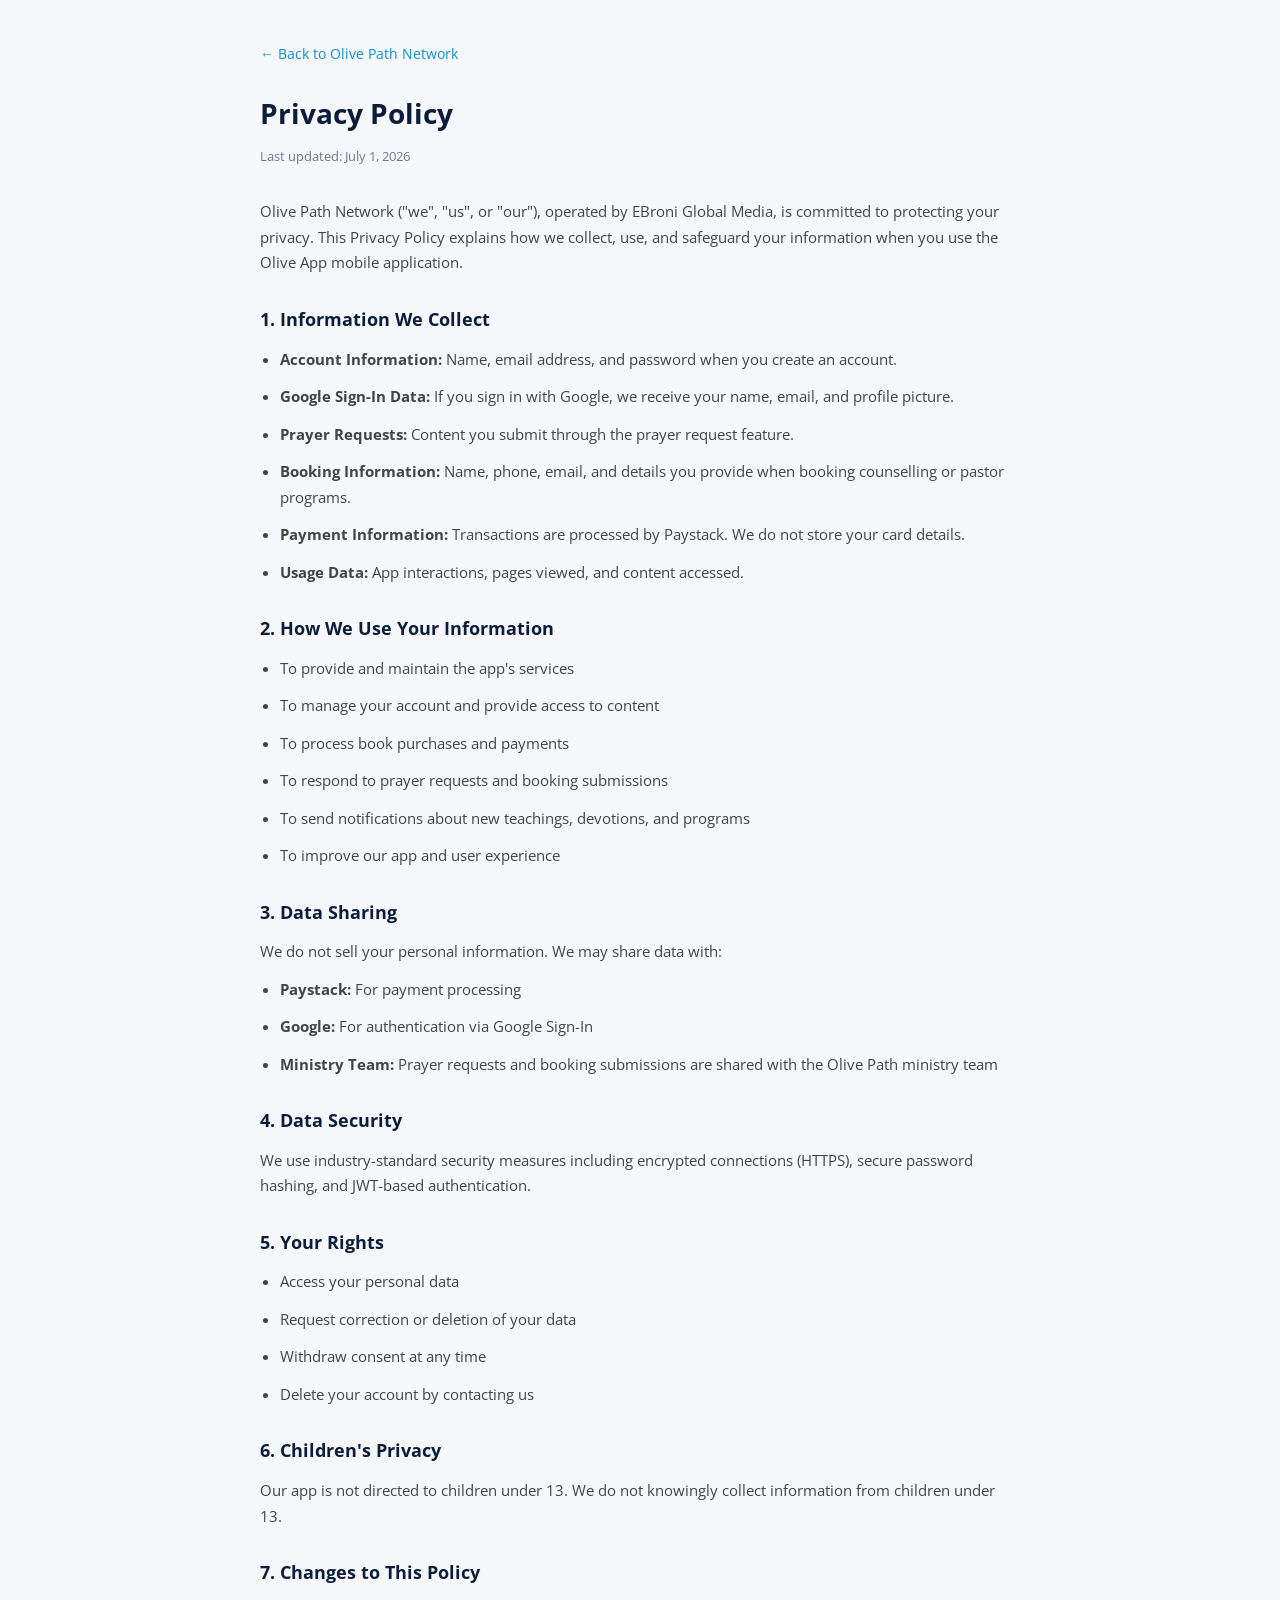
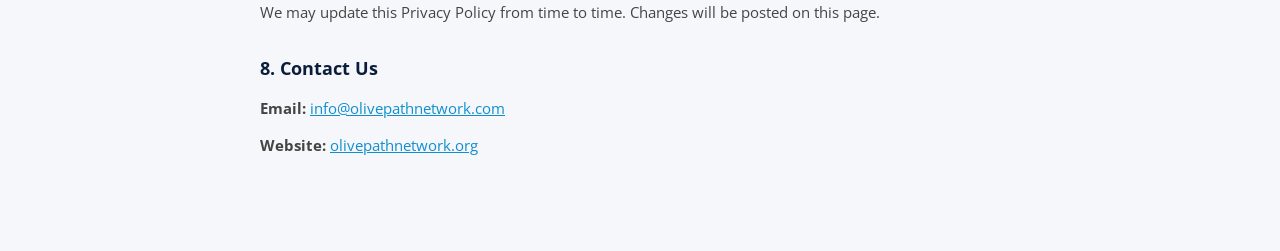
<file: privacy.html>
<!DOCTYPE html>
<html lang="en">
<head>
  <title>Privacy Policy — Olive Path Network</title>
  <meta charset="utf-8">
  <meta name="viewport" content="width=device-width, initial-scale=1, shrink-to-fit=no">
  <link href="https://fonts.googleapis.com/css?family=Open+Sans:300,400,600,700&display=swap" rel="stylesheet">
  <link rel="icon" href="images/favocon.png">
  <style>
    * { margin: 0; padding: 0; box-sizing: border-box; }
    body { font-family: 'Open Sans', sans-serif; color: #1C2536; line-height: 1.7; background: #F5F7FA; }
    .container { max-width: 800px; margin: 0 auto; padding: 40px 20px 80px; }
    h1 { font-size: 28px; font-weight: 700; margin-bottom: 8px; color: #0B1D3A; }
    .date { font-size: 13px; color: #6B7A8D; margin-bottom: 32px; }
    h2 { font-size: 18px; font-weight: 700; margin: 28px 0 12px; color: #0B1D3A; }
    p, li { font-size: 15px; color: #444; margin-bottom: 12px; }
    ul { padding-left: 20px; }
    a { color: #0F8FCF; }
    .back { display: inline-block; margin-bottom: 24px; font-size: 14px; color: #0F8FCF; text-decoration: none; }
  </style>
</head>
<body>
  <div class="container">
    <a href="/" class="back">← Back to Olive Path Network</a>
    <h1>Privacy Policy</h1>
    <p class="date">Last updated: July 1, 2026</p>

    <p>Olive Path Network ("we", "us", or "our"), operated by EBroni Global Media, is committed to protecting your privacy. This Privacy Policy explains how we collect, use, and safeguard your information when you use the Olive App mobile application.</p>

    <h2>1. Information We Collect</h2>
    <ul>
      <li><strong>Account Information:</strong> Name, email address, and password when you create an account.</li>
      <li><strong>Google Sign-In Data:</strong> If you sign in with Google, we receive your name, email, and profile picture.</li>
      <li><strong>Prayer Requests:</strong> Content you submit through the prayer request feature.</li>
      <li><strong>Booking Information:</strong> Name, phone, email, and details you provide when booking counselling or pastor programs.</li>
      <li><strong>Payment Information:</strong> Transactions are processed by Paystack. We do not store your card details.</li>
      <li><strong>Usage Data:</strong> App interactions, pages viewed, and content accessed.</li>
    </ul>

    <h2>2. How We Use Your Information</h2>
    <ul>
      <li>To provide and maintain the app's services</li>
      <li>To manage your account and provide access to content</li>
      <li>To process book purchases and payments</li>
      <li>To respond to prayer requests and booking submissions</li>
      <li>To send notifications about new teachings, devotions, and programs</li>
      <li>To improve our app and user experience</li>
    </ul>

    <h2>3. Data Sharing</h2>
    <p>We do not sell your personal information. We may share data with:</p>
    <ul>
      <li><strong>Paystack:</strong> For payment processing</li>
      <li><strong>Google:</strong> For authentication via Google Sign-In</li>
      <li><strong>Ministry Team:</strong> Prayer requests and booking submissions are shared with the Olive Path ministry team</li>
    </ul>

    <h2>4. Data Security</h2>
    <p>We use industry-standard security measures including encrypted connections (HTTPS), secure password hashing, and JWT-based authentication.</p>

    <h2>5. Your Rights</h2>
    <ul>
      <li>Access your personal data</li>
      <li>Request correction or deletion of your data</li>
      <li>Withdraw consent at any time</li>
      <li>Delete your account by contacting us</li>
    </ul>

    <h2>6. Children's Privacy</h2>
    <p>Our app is not directed to children under 13. We do not knowingly collect information from children under 13.</p>

    <h2>7. Changes to This Policy</h2>
    <p>We may update this Privacy Policy from time to time. Changes will be posted on this page.</p>

    <h2>8. Contact Us</h2>
    <p><strong>Email:</strong> <a href="mailto:info@olivepathnetwork.com">info@olivepathnetwork.com</a></p>
    <p><strong>Website:</strong> <a href="https://olivepathnetwork.org">olivepathnetwork.org</a></p>
  </div>
</body>
</html>
</file>
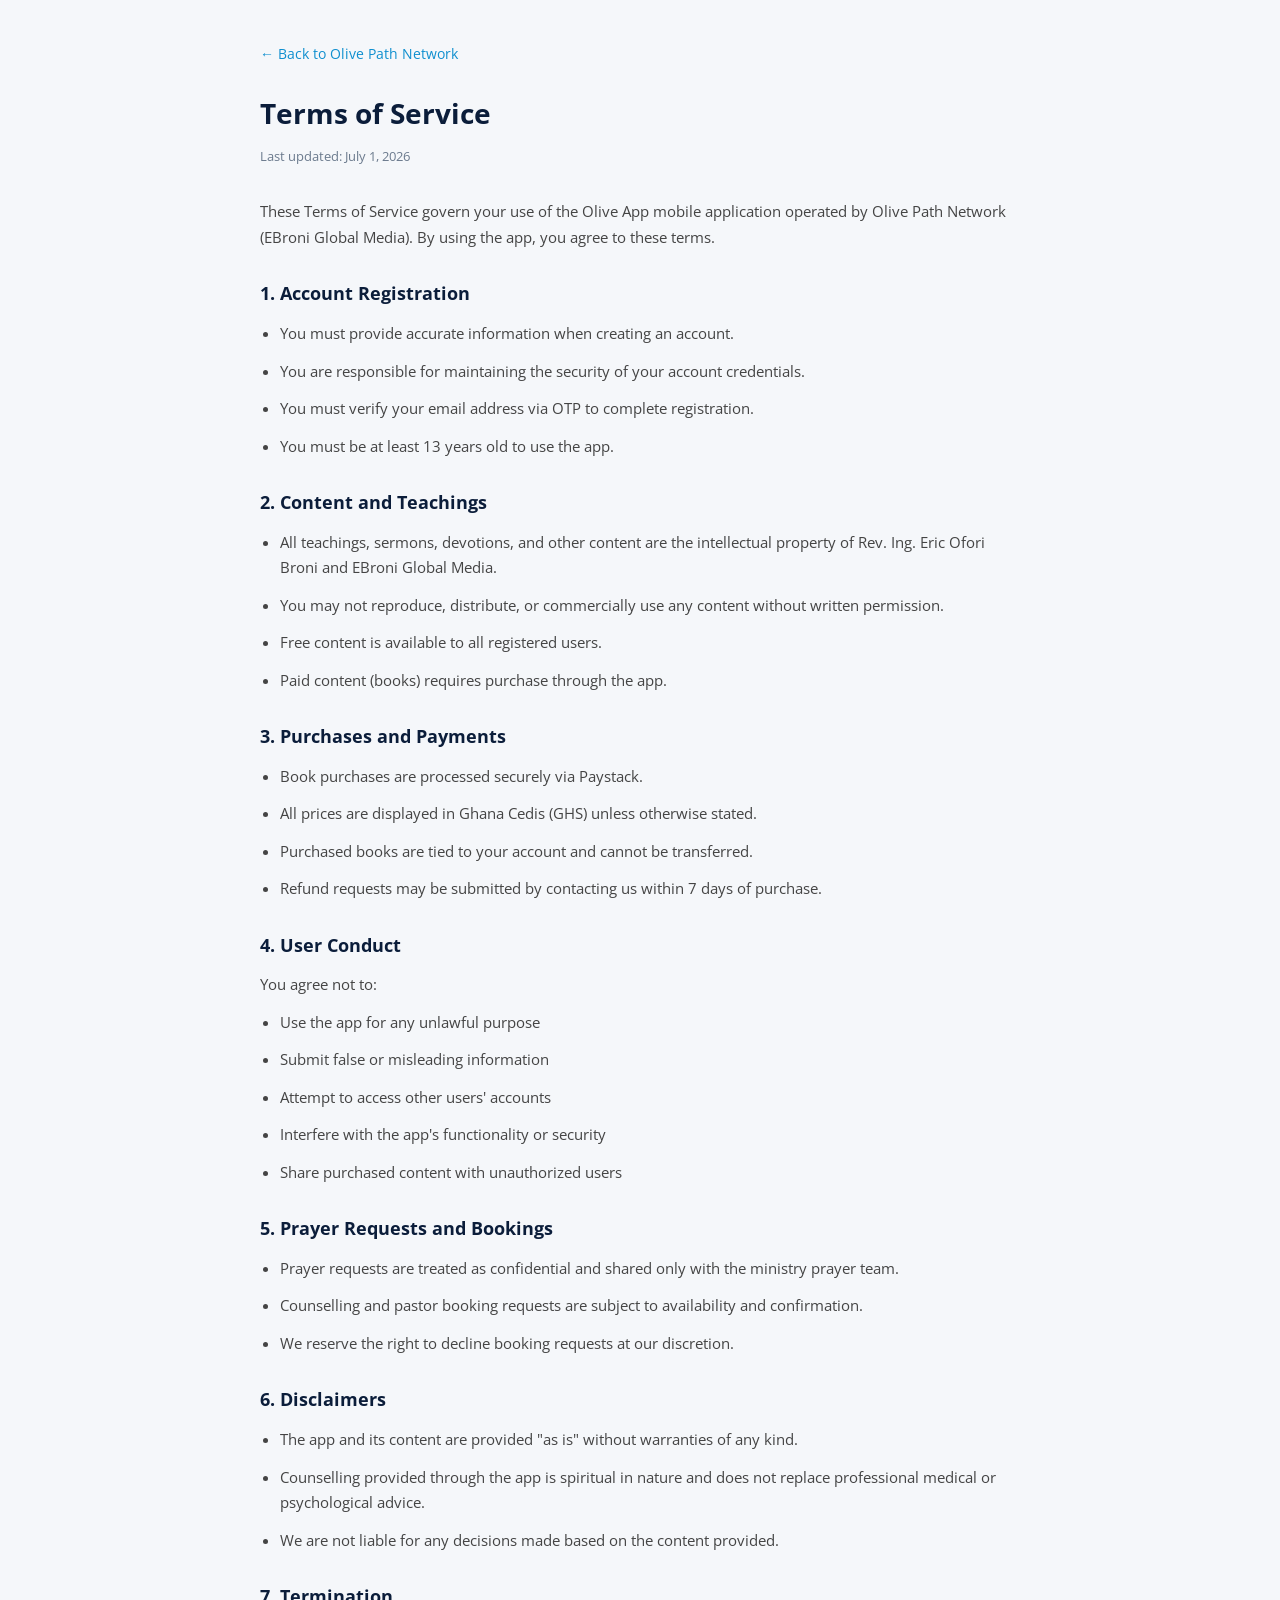
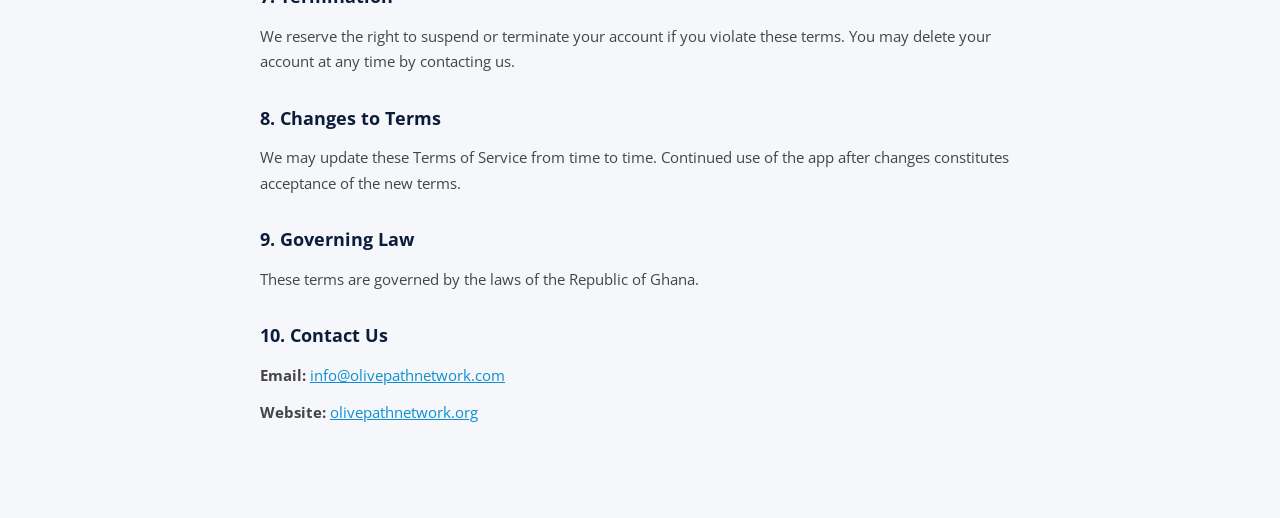
<file: terms.html>
<!DOCTYPE html>
<html lang="en">
<head>
  <title>Terms of Service — Olive Path Network</title>
  <meta charset="utf-8">
  <meta name="viewport" content="width=device-width, initial-scale=1, shrink-to-fit=no">
  <link href="https://fonts.googleapis.com/css?family=Open+Sans:300,400,600,700&display=swap" rel="stylesheet">
  <link rel="icon" href="images/favocon.png">
  <style>
    * { margin: 0; padding: 0; box-sizing: border-box; }
    body { font-family: 'Open Sans', sans-serif; color: #1C2536; line-height: 1.7; background: #F5F7FA; }
    .container { max-width: 800px; margin: 0 auto; padding: 40px 20px 80px; }
    h1 { font-size: 28px; font-weight: 700; margin-bottom: 8px; color: #0B1D3A; }
    .date { font-size: 13px; color: #6B7A8D; margin-bottom: 32px; }
    h2 { font-size: 18px; font-weight: 700; margin: 28px 0 12px; color: #0B1D3A; }
    p, li { font-size: 15px; color: #444; margin-bottom: 12px; }
    ul { padding-left: 20px; }
    a { color: #0F8FCF; }
    .back { display: inline-block; margin-bottom: 24px; font-size: 14px; color: #0F8FCF; text-decoration: none; }
  </style>
</head>
<body>
  <div class="container">
    <a href="/" class="back">← Back to Olive Path Network</a>
    <h1>Terms of Service</h1>
    <p class="date">Last updated: July 1, 2026</p>

    <p>These Terms of Service govern your use of the Olive App mobile application operated by Olive Path Network (EBroni Global Media). By using the app, you agree to these terms.</p>

    <h2>1. Account Registration</h2>
    <ul>
      <li>You must provide accurate information when creating an account.</li>
      <li>You are responsible for maintaining the security of your account credentials.</li>
      <li>You must verify your email address via OTP to complete registration.</li>
      <li>You must be at least 13 years old to use the app.</li>
    </ul>

    <h2>2. Content and Teachings</h2>
    <ul>
      <li>All teachings, sermons, devotions, and other content are the intellectual property of Rev. Ing. Eric Ofori Broni and EBroni Global Media.</li>
      <li>You may not reproduce, distribute, or commercially use any content without written permission.</li>
      <li>Free content is available to all registered users.</li>
      <li>Paid content (books) requires purchase through the app.</li>
    </ul>

    <h2>3. Purchases and Payments</h2>
    <ul>
      <li>Book purchases are processed securely via Paystack.</li>
      <li>All prices are displayed in Ghana Cedis (GHS) unless otherwise stated.</li>
      <li>Purchased books are tied to your account and cannot be transferred.</li>
      <li>Refund requests may be submitted by contacting us within 7 days of purchase.</li>
    </ul>

    <h2>4. User Conduct</h2>
    <p>You agree not to:</p>
    <ul>
      <li>Use the app for any unlawful purpose</li>
      <li>Submit false or misleading information</li>
      <li>Attempt to access other users' accounts</li>
      <li>Interfere with the app's functionality or security</li>
      <li>Share purchased content with unauthorized users</li>
    </ul>

    <h2>5. Prayer Requests and Bookings</h2>
    <ul>
      <li>Prayer requests are treated as confidential and shared only with the ministry prayer team.</li>
      <li>Counselling and pastor booking requests are subject to availability and confirmation.</li>
      <li>We reserve the right to decline booking requests at our discretion.</li>
    </ul>

    <h2>6. Disclaimers</h2>
    <ul>
      <li>The app and its content are provided "as is" without warranties of any kind.</li>
      <li>Counselling provided through the app is spiritual in nature and does not replace professional medical or psychological advice.</li>
      <li>We are not liable for any decisions made based on the content provided.</li>
    </ul>

    <h2>7. Termination</h2>
    <p>We reserve the right to suspend or terminate your account if you violate these terms. You may delete your account at any time by contacting us.</p>

    <h2>8. Changes to Terms</h2>
    <p>We may update these Terms of Service from time to time. Continued use of the app after changes constitutes acceptance of the new terms.</p>

    <h2>9. Governing Law</h2>
    <p>These terms are governed by the laws of the Republic of Ghana.</p>

    <h2>10. Contact Us</h2>
    <p><strong>Email:</strong> <a href="mailto:info@olivepathnetwork.com">info@olivepathnetwork.com</a></p>
    <p><strong>Website:</strong> <a href="https://olivepathnetwork.org">olivepathnetwork.org</a></p>
  </div>
</body>
</html>
</file>
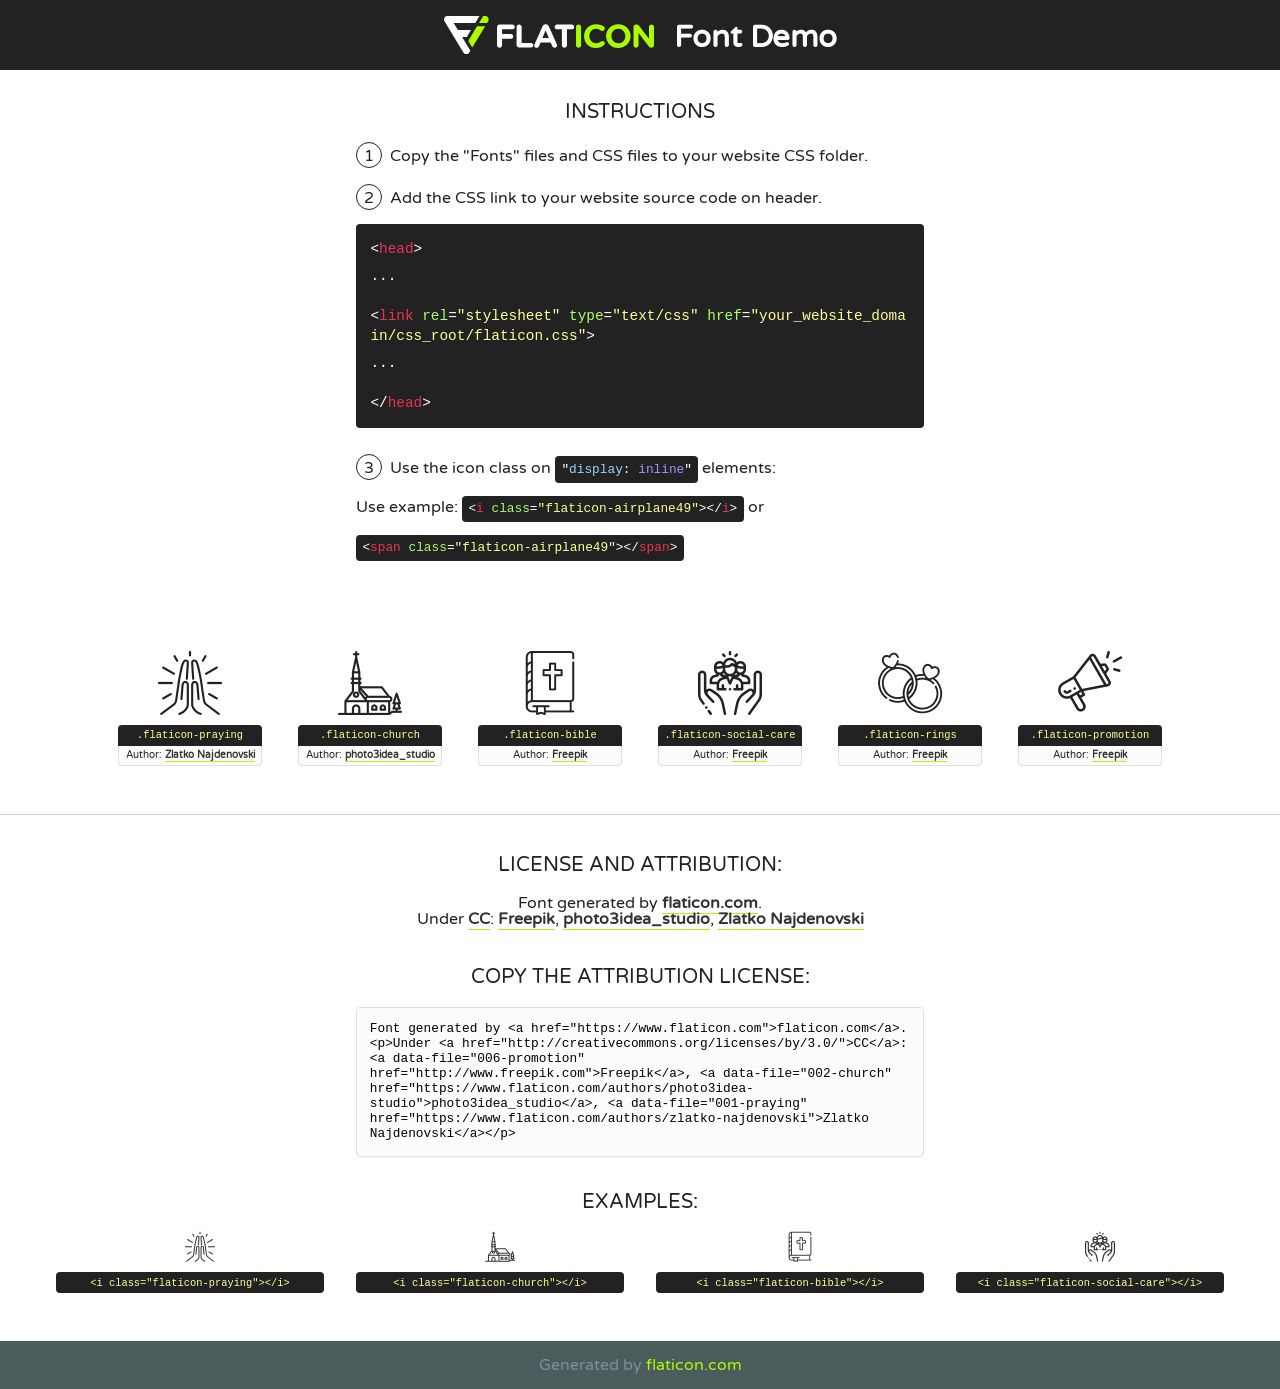
<file: fonts/flaticon/font/flaticon.html>
<!DOCTYPE html>
<!--
  Flaticon icon font: Flaticon
  Creation date: 17/01/2019 14:19
-->
<html>
<!DOCTYPE html>
<html>

<head>
    <title>Flaticon WebFont</title>
    <link href="http://fonts.googleapis.com/css?family=Varela+Round" rel="stylesheet" type="text/css" />
    <link rel="stylesheet" type="text/css" href="flaticon.css">
    <meta charset="UTF-8">
    <style>
    html, body, div, span, applet, object, iframe,
    h1, h2, h3, h4, h5, h6, p, blockquote, pre,
    a, abbr, acronym, address, big, cite, code,
    del, dfn, em, img, ins, kbd, q, s, samp,
    small, strike, strong, sub, sup, tt, var,
    b, u, i, center,
    dl, dt, dd, ol, ul, li,
    fieldset, form, label, legend,
    table, caption, tbody, tfoot, thead, tr, th, td,
    article, aside, canvas, details, embed, 
    figure, figcaption, footer, header, hgroup, 
    menu, nav, output, ruby, section, summary,
    time, mark, audio, video {
        margin: 0;
        padding: 0;
        border: 0;
        font-size: 100%;
        font: inherit;
        vertical-align: baseline;
    }
    /* HTML5 display-role reset for older browsers */
    article, aside, details, figcaption, figure, 
    footer, header, hgroup, menu, nav, section {
        display: block;
    }
    body {
        line-height: 1;
    }
    ol, ul {
        list-style: none;
    }
    blockquote, q {
        quotes: none;
    }
    blockquote:before, blockquote:after,
    q:before, q:after {
        content: '';
        content: none;
    }
    table {
        border-collapse: collapse;
        border-spacing: 0;
    }
    body {
        font-family: 'Varela Round', Helvetica, Arial, sans-serif;
        font-size: 16px;
        color: #222;
    }
    a {
        color: #333;
        border-bottom: 1px solid #a9fd00;
        font-weight: bold;
        text-decoration: none;
    }
    * {
        -moz-box-sizing: border-box;
        -webkit-box-sizing: border-box;
        box-sizing: border-box;
        margin: 0;
        padding: 0;
    }
    [class^="flaticon-"]:before, [class*=" flaticon-"]:before, [class^="flaticon-"]:after, [class*=" flaticon-"]:after {
        font-family: Flaticon;
        font-size: 30px;
        font-style: normal;
        margin-left: 20px;
        color: #333;
    }
    .wrapper {
        max-width: 600px;
        margin: auto;
        padding: 0 1em;
    }
    .title {
        font-size: 1.25em;
        text-align: center;
        margin-bottom: 1em;
        text-transform: uppercase;
    }
    header {
        text-align: center;
        background-color: #222;
        color: #fff;
        padding: 1em;
    }
    header .logo {
        width: 210px;
        height: 38px;
        display: inline-block;
        vertical-align: middle;
        margin-right: 1em;
        border: none;
    }
    header strong {
        font-size: 1.95em;
        font-weight: bold;
        vertical-align: middle;
        margin-top: 5px;
        display: inline-block;
    }
    .demo {
        margin: 2em auto;
        line-height: 1.25em;
    }
    .demo ul li {
        margin-bottom: 1em;
    }
    .demo ul li .num {
        color: #222;
        border-radius: 20px;
        display: inline-block;
        width: 26px;
        padding: 3px;
        height: 26px;
        text-align: center;
        margin-right: 0.5em;
        border: 1px solid #222;
    }
    .demo ul li code {
        background-color: #222;
        border-radius: 4px;
        padding: 0.25em 0.5em;
        display: inline-block;
        color: #fff;
        font-family: Consolas,Monaco,Lucida Console,Liberation Mono,DejaVu Sans Mono,Bitstream Vera Sans Mono,Courier New, monospace;
        font-weight: lighter;
        margin-top: 1em;
        font-size: 0.8em;
        word-break: break-all;
    }
    .demo ul li code.big {
        padding: 1em;
        font-size: 0.9em;
    }
    .demo ul li code .red {
        color: #EF3159;
    }
    .demo ul li code .green {
        color: #ACFF65;
    }
    .demo ul li code .yellow {
        color: #FFFF99;
    }
    .demo ul li code .blue {
        color: #99D3FF;
    }
    .demo ul li code .purple {
        color: #A295FF;
    }
    .demo ul li code .dots {
        margin-top: 0.5em;
        display: block;
    }
    #glyphs {
        border-bottom: 1px solid #ccc;
        padding: 2em 0;
        text-align: center;
    }
    .glyph {
        display: inline-block;
        width: 9em;
        margin: 1em;
        text-align: center;
        vertical-align: top;
        background: #FFF;
    }
    .glyph .glyph-icon {
        padding: 10px;
        display: block;
        font-family:"Flaticon";
        font-size: 64px;
        line-height: 1;
    }
    .glyph .glyph-icon:before {
        font-size: 64px;
        color: #222;
        margin-left: 0;
    }
    .class-name {
        font-size: 0.65em;
        background-color: #222;
        color: #fff;
        border-radius: 4px 4px 0 0;
        padding: 0.5em;
        color: #FFFF99;
        font-family: Consolas,Monaco,Lucida Console,Liberation Mono,DejaVu Sans Mono,Bitstream Vera Sans Mono,Courier New, monospace;
    }
    .author-name {
        font-size: 0.6em;
        background-color: #fcfcfd;
        border: 1px solid #DEDEE4;
        border-top: 0;
        border-radius: 0 0 4px 4px;
        padding: 0.5em;
    }
    .class-name:last-child {
        font-size: 10px;
        color:#888;
    }
    .class-name:last-child a {
        font-size: 10px;
        color:#555;
    }
    .class-name:last-child a:hover {
        color:#a9fd00;
    }
    .glyph > input {
        display: block;
        width: 100px;
        margin: 5px auto;
        text-align: center;
        font-size: 12px;
        cursor: text;
    }
    .glyph > input.icon-input {
        font-family:"Flaticon";
        font-size: 16px;
        margin-bottom: 10px;
    }
    .attribution .title {
        margin-top: 2em;
    }
    .attribution textarea {
        background-color: #fcfcfd;
        padding: 1em;
        border: none;
        box-shadow: none;
        border: 1px solid #DEDEE4;
        border-radius: 4px;
        resize: none;
        width: 100%;
        height: 150px;
        font-size: 0.8em;
        font-family: Consolas,Monaco,Lucida Console,Liberation Mono,DejaVu Sans Mono,Bitstream Vera Sans Mono,Courier New, monospace;
        -webkit-appearance: none;
    }
    .iconsuse {
        margin: 2em auto;
        text-align: center;
        max-width: 1200px;
    }
    .iconsuse:after {
        content: '';
        display: table;
        clear: both;
    }
    .iconsuse .image {
        float: left;
        width: 25%;
        padding: 0 1em;
    }
    .iconsuse .image p {
        margin-bottom: 1em;
    }
    .iconsuse .image span {
        display: block;
        font-size: 0.65em;
        background-color: #222;
        color: #fff;
        border-radius: 4px;
        padding: 0.5em;
        color: #FFFF99;
        margin-top: 1em;
        font-family: Consolas,Monaco,Lucida Console,Liberation Mono,DejaVu Sans Mono,Bitstream Vera Sans Mono,Courier New, monospace;
    }
    #footer {
        text-align: center;
        background-color: #4C5B5C;
        color: #7c9192;
        padding: 1em;
    }
    #footer a {
        border: none;
        color: #a9fd00;
        font-weight: normal;
    }
    @media (max-width: 960px) {
        .iconsuse .image {
            width: 50%;
        }
    }
    @media (max-width: 560px) {
        .iconsuse .image {
            width: 100%;
        }
    }
    </style>
</head>

<body class="characters-off">

    <header>
        <a href="https://www.flaticon.com" target="_blank" class="logo">
            <svg version="1.1" xmlns="http://www.w3.org/2000/svg" xmlns:xlink="http://www.w3.org/1999/xlink" xmlns:a="http://ns.adobe.com/AdobeSVGViewerExtensions/3.0/" viewBox="0 0 560.875 102.036" enable-background="new 0 0 560.875 102.036" xml:space="preserve">
                <defs>
                </defs>
                <g>
                    <g class="letters">
                        <path fill="#ffffff" d="M141.596,29.675c0-3.777,2.985-6.767,6.764-6.767h34.438c3.426,0,6.15,2.728,6.15,6.15
                        c0,3.43-2.724,6.149-6.15,6.149h-27.674v13.091h23.719c3.429,0,6.151,2.724,6.151,6.15c0,3.43-2.723,6.149-6.151,6.149h-23.719
                        v17.574c0,3.773-2.986,6.761-6.764,6.761c-3.779,0-6.764-2.989-6.764-6.761V29.675z"></path>
                        <path fill="#ffffff" d="M193.844,29.149c0-3.781,2.985-6.767,6.764-6.767c3.776,0,6.763,2.985,6.763,6.767v42.957h25.039
                        c3.426,0,6.149,2.726,6.149,6.153c0,3.425-2.723,6.15-6.149,6.15h-31.802c-3.779,0-6.764-2.986-6.764-6.768V29.149z"></path>
                        <path fill="#ffffff" d="M241.891,75.71l21.438-48.407c1.492-3.341,4.215-5.357,7.906-5.357h0.792
                        c3.686,0,6.323,2.017,7.815,5.357l21.439,48.407c0.436,0.967,0.701,1.845,0.701,2.723c0,3.602-2.809,6.501-6.414,6.501
                        c-3.161,0-5.269-1.845-6.499-4.655l-4.132-9.661h-27.059l-4.301,10.102c-1.144,2.631-3.426,4.214-6.237,4.214
                        c-3.517,0-6.24-2.81-6.24-6.325C241.1,77.64,241.451,76.677,241.891,75.71z M279.932,58.666l-8.521-20.297l-8.526,20.297H279.932
                        z"></path>
                        <path fill="#ffffff" d="M314.864,35.387H301.86c-3.429,0-6.239-2.813-6.239-6.238c0-3.429,2.811-6.24,6.239-6.24h39.533
                        c3.426,0,6.237,2.811,6.237,6.24c0,3.425-2.811,6.238-6.237,6.238h-13.001v42.785c0,3.773-2.99,6.761-6.764,6.761
                        c-3.779,0-6.764-2.989-6.764-6.761V35.387z"></path>
                        <path fill="#A9FD00" d="M352.615,29.149c0-3.781,2.985-6.767,6.767-6.767c3.774,0,6.761,2.985,6.761,6.767v49.024
                        c0,3.773-2.987,6.761-6.761,6.761c-3.781,0-6.767-2.989-6.767-6.761V29.149z"></path>
                        <path fill="#A9FD00" d="M374.132,53.836v-0.179c0-17.481,13.178-31.801,32.065-31.801c9.22,0,15.459,2.458,20.557,6.238
                        c1.402,1.054,2.637,2.985,2.637,5.357c0,3.692-2.985,6.59-6.681,6.59c-1.845,0-3.071-0.702-4.044-1.319
                        c-3.776-2.813-7.729-4.393-12.562-4.393c-10.364,0-17.831,8.611-17.831,19.154v0.173c0,10.542,7.291,19.329,17.831,19.329
                        c5.715,0,9.492-1.756,13.359-4.834c1.049-0.874,2.458-1.491,4.039-1.491c3.429,0,6.325,2.813,6.325,6.236
                        c0,2.106-1.056,3.78-2.282,4.834c-5.539,4.834-12.036,7.733-21.878,7.733C387.572,85.464,374.132,71.493,374.132,53.836z"></path>
                        <path fill="#A9FD00" d="M433.009,53.836v-0.179c0-17.481,13.79-31.801,32.766-31.801c18.981,0,32.592,14.143,32.592,31.628v0.173
                        c0,17.483-13.785,31.807-32.769,31.807C446.625,85.464,433.009,71.32,433.009,53.836z M484.224,53.836v-0.179
                        c0-10.539-7.725-19.326-18.626-19.326c-10.893,0-18.449,8.611-18.449,19.154v0.173c0,10.542,7.73,19.329,18.626,19.329
                        C476.676,72.986,484.224,64.378,484.224,53.836z"></path>
                        <path fill="#A9FD00" d="M506.233,29.321c0-3.774,2.99-6.763,6.767-6.763h1.401c3.252,0,5.183,1.583,7.029,3.953l26.093,34.265
                        V29.059c0-3.692,2.99-6.677,6.681-6.677c3.683,0,6.671,2.985,6.671,6.677v48.934c0,3.78-2.987,6.765-6.764,6.765h-0.436
                        c-3.257,0-5.188-1.581-7.034-3.953l-27.056-35.492v32.944c0,3.687-2.985,6.676-6.678,6.676c-3.683,0-6.673-2.989-6.673-6.676
                        V29.321z"></path>
                    </g>
                    <g class="insignia">
                        <path fill="#ffffff" d="M48.372,56.137h12.517l11.156-18.537H37.186L25.688,18.539h57.825L94.668,0H9.271
                        C5.925,0,2.842,1.801,1.198,4.716c-1.644,2.907-1.593,6.482,0.134,9.343l50.38,83.501c1.678,2.781,4.689,4.476,7.938,4.476
                        c3.246,0,6.257-1.695,7.935-4.476l2.898-4.804L48.372,56.137z"></path>
                        <g class="i">
                            <path fill="#A9FD00" d="M93.575,18.539h0.031v0.004l21.652,0.004l2.705-4.488c1.727-2.861,1.778-6.436,0.133-9.343
                            C116.454,1.801,113.371,0,110.026,0h-5.294L93.575,18.539z"></path>
                            <polygon fill="#A9FD00" points="88.291,27.356 64.725,66.486 75.519,84.404 109.942,27.356"></polygon>
                        </g>
                    </g>
                </g>
            </svg>
        </a>
        <strong>Font Demo</strong>
    </header>


    <section class="demo wrapper">

        <p class="title">Instructions</p>

        <ul>
            <li>
                <span class="num">1</span>Copy the "Fonts" files and CSS files to your website CSS folder.
            </li>
            <li>
                <span class="num">2</span>Add the CSS link to your website source code on header.
                <code class="big">
                    &lt;<span class="red">head</span>&gt;
                    <br/><span class="dots">...</span>
                    <br/>&lt;<span class="red">link</span> <span class="green">rel</span>=<span class="yellow">"stylesheet"</span> <span class="green">type</span>=<span class="yellow">"text/css"</span> <span class="green">href</span>=<span class="yellow">"your_website_domain/css_root/flaticon.css"</span>&gt;
                    <br/><span class="dots">...</span>
                    <br/>&lt;/<span class="red">head</span>&gt;
                </code>
            </li>

            <li>
                <p>
                    <span class="num">3</span>Use the icon class on <code>"<span class="blue">display</span>:<span class="purple"> inline</span>"</code> elements:
                    <br />
                    Use example: <code>&lt;<span class="red">i</span> <span class="green">class</span>=<span class="yellow">&quot;flaticon-airplane49&quot;</span>&gt;&lt;/<span class="red">i</span>&gt;</code> or <code>&lt;<span class="red">span</span> <span class="green">class</span>=<span class="yellow">&quot;flaticon-airplane49&quot;</span>&gt;&lt;/<span class="red">span</span>&gt;</code>
            </li>
        </ul>

    </section>




   <section id="glyphs">          
    
      
        <div class="glyph"><div class="glyph-icon flaticon-praying"></div>
            <div class="class-name">.flaticon-praying</div>
            <div class="author-name">Author: <a data-file="001-praying" href="https://www.flaticon.com/authors/zlatko-najdenovski">Zlatko Najdenovski</a> </div> 
        </div>        
        
        <div class="glyph"><div class="glyph-icon flaticon-church"></div>
            <div class="class-name">.flaticon-church</div>
            <div class="author-name">Author: <a data-file="002-church" href="https://www.flaticon.com/authors/photo3idea-studio">photo3idea_studio</a> </div> 
        </div>        
        
        <div class="glyph"><div class="glyph-icon flaticon-bible"></div>
            <div class="class-name">.flaticon-bible</div>
            <div class="author-name">Author: <a data-file="003-bible" href="http://www.freepik.com">Freepik</a> </div> 
        </div>        
        
        <div class="glyph"><div class="glyph-icon flaticon-social-care"></div>
            <div class="class-name">.flaticon-social-care</div>
            <div class="author-name">Author: <a data-file="004-social-care" href="http://www.freepik.com">Freepik</a> </div> 
        </div>        
        
        <div class="glyph"><div class="glyph-icon flaticon-rings"></div>
            <div class="class-name">.flaticon-rings</div>
            <div class="author-name">Author: <a data-file="005-rings" href="http://www.freepik.com">Freepik</a> </div> 
        </div>        
        
        <div class="glyph"><div class="glyph-icon flaticon-promotion"></div>
            <div class="class-name">.flaticon-promotion</div>
            <div class="author-name">Author: <a data-file="006-promotion" href="http://www.freepik.com">Freepik</a> </div> 
        </div>        
        

    </section>



    <section class="attribution wrapper"   style="text-align:center;">

      <div class="title">License and attribution:</div><div class="attrDiv">Font generated by <a href="https://www.flaticon.com">flaticon.com</a>. <div><p>Under <a href="http://creativecommons.org/licenses/by/3.0/">CC</a>: <a data-file="006-promotion" href="http://www.freepik.com">Freepik</a>, <a data-file="002-church" href="https://www.flaticon.com/authors/photo3idea-studio">photo3idea_studio</a>, <a data-file="001-praying" href="https://www.flaticon.com/authors/zlatko-najdenovski">Zlatko Najdenovski</a></p>  </div>
      </div>
      <div class="title">Copy the Attribution License:</div>

    <textarea onclick="this.focus();this.select();">Font generated by &lt;a href=&quot;https://www.flaticon.com&quot;&gt;flaticon.com&lt;/a&gt;. <p>Under <a href="http://creativecommons.org/licenses/by/3.0/">CC</a>: <a data-file="006-promotion" href="http://www.freepik.com">Freepik</a>, <a data-file="002-church" href="https://www.flaticon.com/authors/photo3idea-studio">photo3idea_studio</a>, <a data-file="001-praying" href="https://www.flaticon.com/authors/zlatko-najdenovski">Zlatko Najdenovski</a></p>  
     </textarea>

    </section>

    <section class="iconsuse">

          <div class="title">Examples:</div>            
             
            <div class="image">
                <p>
                    <i class="glyph-icon flaticon-praying"></i> 
                    <span>&lt;i class=&quot;flaticon-praying&quot;&gt;&lt;/i&gt;</span>
                </p>
            </div>
            
            <div class="image">
                <p>
                    <i class="glyph-icon flaticon-church"></i> 
                    <span>&lt;i class=&quot;flaticon-church&quot;&gt;&lt;/i&gt;</span>
                </p>
            </div>
            
            <div class="image">
                <p>
                    <i class="glyph-icon flaticon-bible"></i> 
                    <span>&lt;i class=&quot;flaticon-bible&quot;&gt;&lt;/i&gt;</span>
                </p>
            </div>
            
            <div class="image">
                <p>
                    <i class="glyph-icon flaticon-social-care"></i> 
                    <span>&lt;i class=&quot;flaticon-social-care&quot;&gt;&lt;/i&gt;</span>
                </p>
            </div>
                       
        </div>
                            
    </section>

<div id="footer">
    <div>Generated by <a href="https://www.flaticon.com">flaticon.com</a>
    </div>
</div>



</body>
</html>
</file>
<file: fonts/flaticon/font/flaticon.css>
/*
  	Flaticon icon font: Flaticon
  	Creation date: 17/01/2019 14:19
  	*/

@font-face {
  font-family: "Flaticon";
  src: url("./Flaticon.eot");
  src: url("./Flaticon.eot?#iefix") format("embedded-opentype"),
       url("./Flaticon.woff2") format("woff2"),
       url("./Flaticon.woff") format("woff"),
       url("./Flaticon.ttf") format("truetype"),
       url("./Flaticon.svg#Flaticon") format("svg");
  font-weight: normal;
  font-style: normal;
}

@media screen and (-webkit-min-device-pixel-ratio:0) {
  @font-face {
    font-family: "Flaticon";
    src: url("./Flaticon.svg#Flaticon") format("svg");
  }
}

[class^="flaticon-"]:before, [class*=" flaticon-"]:before,
[class^="flaticon-"]:after, [class*=" flaticon-"]:after {   
  font-family: Flaticon;
        font-size: 20px;
font-style: normal;
margin-left: 20px;
}

.flaticon-praying:before { content: "\f100"; }
.flaticon-church:before { content: "\f101"; }
.flaticon-bible:before { content: "\f102"; }
.flaticon-social-care:before { content: "\f103"; }
.flaticon-rings:before { content: "\f104"; }
.flaticon-promotion:before { content: "\f105"; }
</file>
